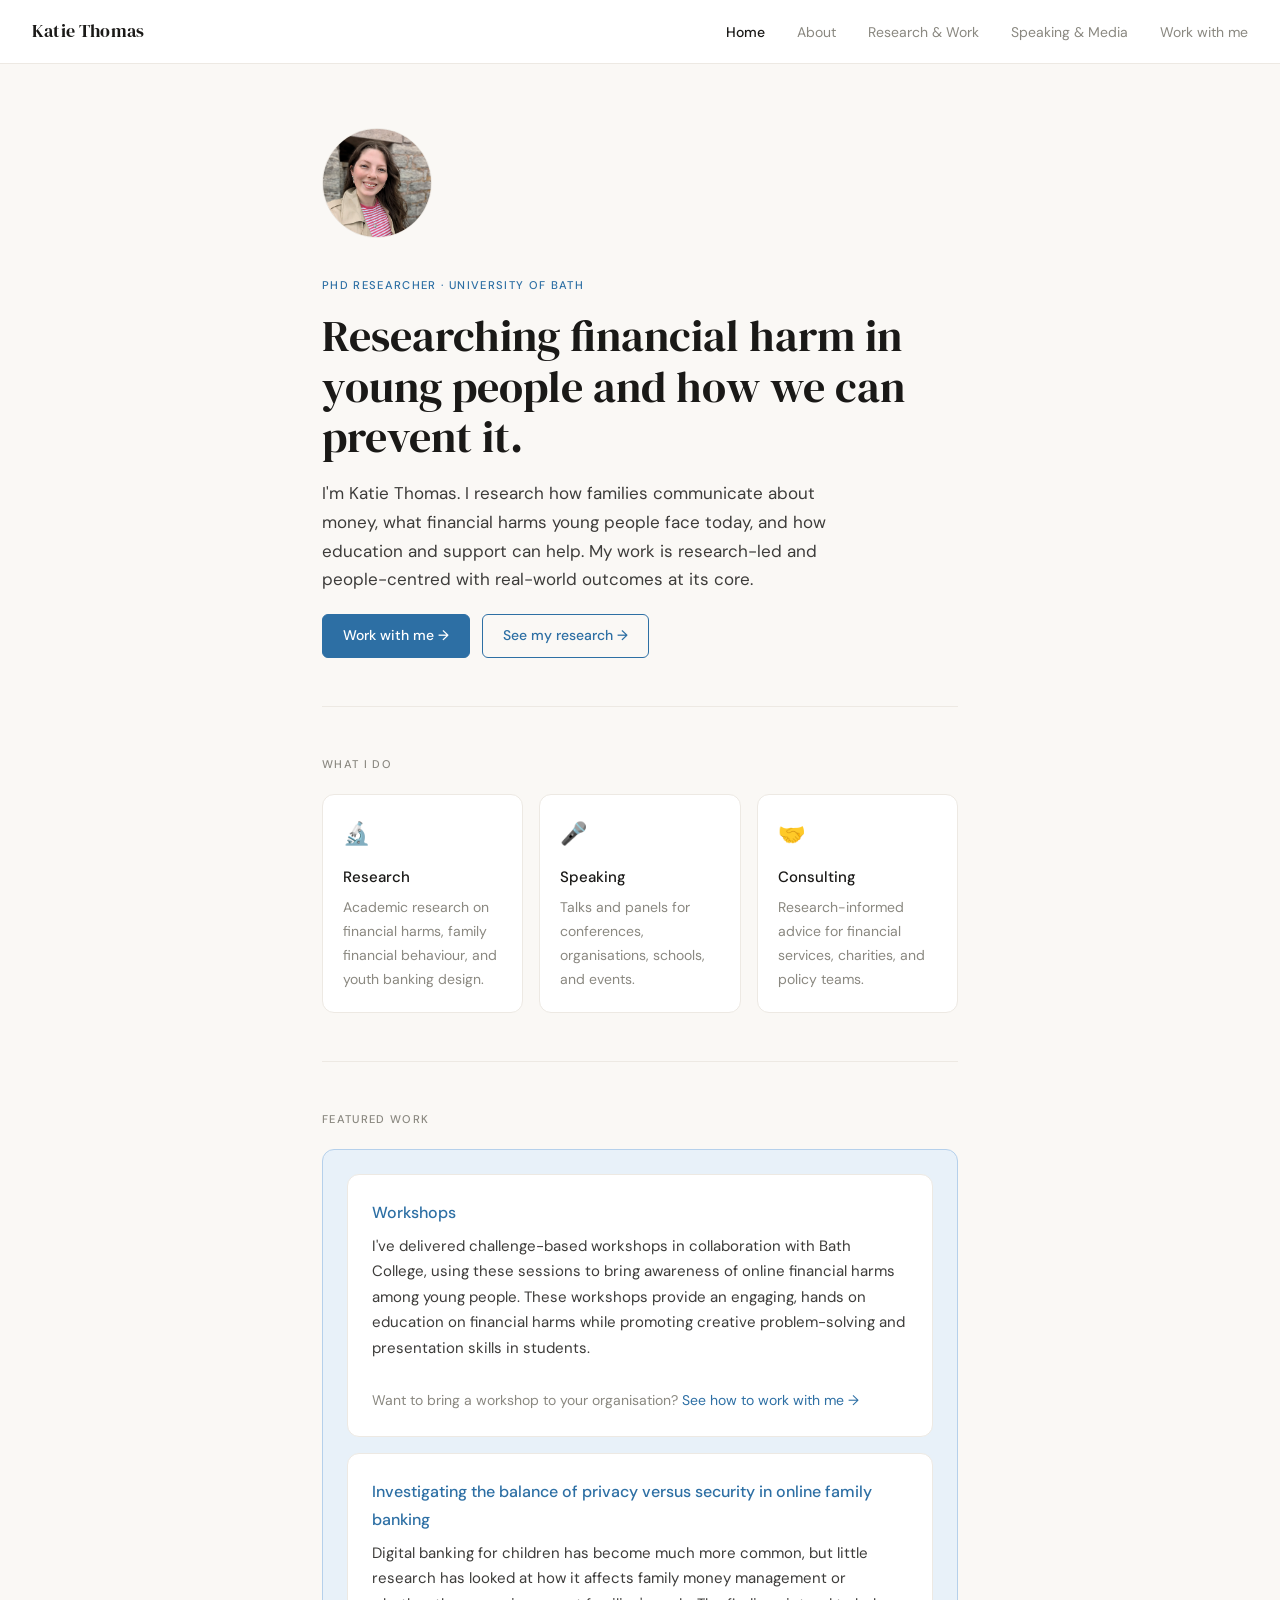
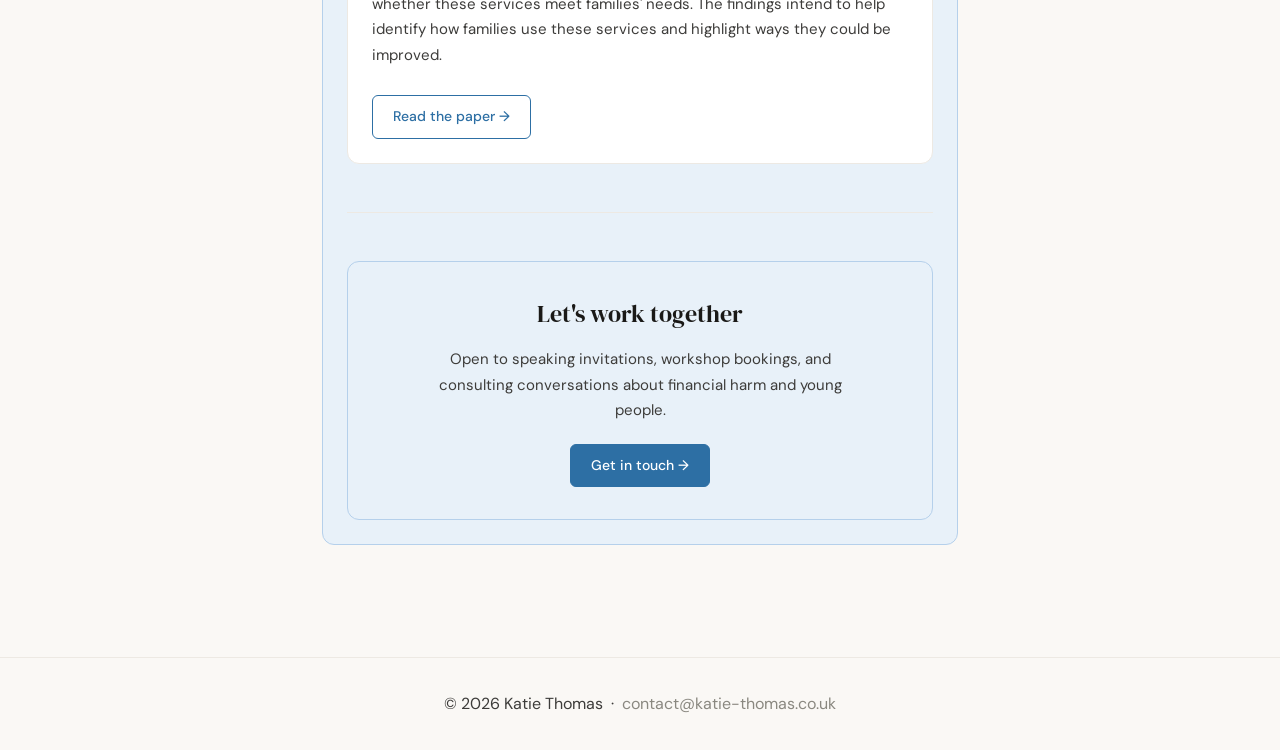
<file: index.html>
<!DOCTYPE html>
<html lang="en">
<head>
  <meta charset="UTF-8" />
  <meta name="viewport" content="width=device-width, initial-scale=1.0" />
  <meta name="description" content="Katie Thomas — PhD researcher in financial safety and young people at the University of Bath." />
  <title>Katie Thomas</title>
  <link rel="stylesheet" href="style.css" />
  <style>
    /* ── Hero ── */
    .hero {
      display: flex;
      flex-direction: column;
      gap: 1.5rem;
      padding-bottom: 0;
    }

    .hero-text h1 {
      margin-bottom: 1rem;
    }

    .hero-text p {
      font-size: 1.0625rem;
      max-width: 520px;
    }

    .hero-photo-home {
      width: 110px;
      height: 110px;
      border-radius: 50%;
      object-fit: cover;
      border: 1px solid var(--colour-border);
      margin-bottom: 0.5rem;
    }

    .hero-initials {
      width: 110px;
      height: 110px;
      border-radius: 50%;
      background: var(--colour-accent-light);
      border: 1px solid var(--colour-accent-border);
      display: flex;
      align-items: center;
      justify-content: center;
      font-family: var(--font-display);
      font-size: 1.75rem;
      color: var(--colour-accent);
      margin-bottom: 0.5rem;
    }

    .hero-buttons {
      display: flex;
      flex-wrap: wrap;
      gap: 0.75rem;
      margin-top: 0.5rem;
    }

    /* ── What I do ── */
    .what-i-do-grid {
      display: grid;
      grid-template-columns: repeat(3, 1fr);
      gap: 1rem;
      margin-bottom: 0;
    }

    .what-card {
      background: var(--colour-white);
      border: 1px solid var(--colour-border);
      border-radius: var(--radius-md);
      padding: 1.25rem;
    }

    .what-card .icon {
      font-size: 1.375rem;
      margin-bottom: 0.75rem;
      display: block;
    }

    .what-card h3 {
      font-size: 0.9375rem;
      margin-bottom: 0.4rem;
    }

    .what-card p {
      font-size: 0.875rem;
      color: var(--colour-text-muted);
      margin-bottom: 0;
    }

    /* ── Featured work ── */
    .featured-link {
      font-size: 0.875rem;
      color: var(--colour-accent);
      text-decoration: none;
      display: inline-block;
      margin-top: 0.75rem;
    }

    .featured-link:hover {
      text-decoration: underline;
    }

    /* ── CTA banner ── */
    .cta-banner {
      background: var(--colour-accent-light);
      border: 1px solid var(--colour-accent-border);
      border-radius: var(--radius-md);
      padding: 2rem;
      text-align: center;
    }

    .cta-banner h2 {
      font-size: 1.5rem;
      margin-bottom: 0.75rem;
    }

    .cta-banner p {
      font-size: 0.9375rem;
      color: var(--colour-text-body);
      max-width: 420px;
      margin: 0 auto 1.25rem;
    }

    /* ── Responsive ── */
    @media (max-width: 640px) {
      .what-i-do-grid {
        grid-template-columns: 1fr;
      }
    }
  </style>
</head>
<body>

  <!-- ===================== NAVIGATION ===================== -->
  <nav class="nav">
    <a href="index.html" class="nav-logo">Katie Thomas</a>
    <button class="nav-toggle" aria-label="Toggle navigation" onclick="toggleNav()">&#9776;</button>
    <ul class="nav-links" id="nav-links">
      <li><a href="index.html" class="active">Home</a></li>
      <li><a href="about.html">About</a></li>
      <li><a href="research.html">Research &amp; Work</a></li>
      <li><a href="speaking.html">Speaking &amp; Media</a></li>
      <li><a href="work-with-me.html">Work with me</a></li>
    </ul>
  </nav>

  <!-- ===================== MAIN CONTENT ===================== -->
  <main class="page-wrapper">

    <!-- ── HERO ── -->
    <section class="hero">
      <img
        class="hero-photo-home"
        src="assets/images/KT_Photo.jpg"
        alt="Photo of Katie Thomas"
        onerror="this.style.display='none'; document.getElementById('hero-initials').style.display='flex';"
      />
    
      <div class="hero-text">
        <span class="page-tag">PhD Researcher · University of Bath</span>
        <h1>Researching financial harm in young people and how we can prevent it.</h1>
        <p>
          I'm Katie Thomas. I research how families communicate about money, what financial
          harms young people face today, and how education and support can help.
          My work is research-led and people-centred with real-world outcomes at its core.
        </p>
        <div class="hero-buttons">
          <a href="work-with-me.html" class="btn btn-primary">Work with me →</a>
          <a href="research.html" class="btn">See my research →</a>
        </div>
      </div>

    </section>

    <hr class="divider" />

    <!-- ── WHAT I DO ── -->
    <span class="section-label">What I do</span>
    <div class="what-i-do-grid">

      <div class="what-card">
        <span class="icon">🔬</span>
        <h3>Research</h3>
        <p>Academic research on financial harms, family financial behaviour, and 
        youth banking design.</p>
      </div>

      <div class="what-card">
        <span class="icon">🎤</span>
        <h3>Speaking</h3>
        <p>Talks and panels for conferences, organisations, schools, and events.</p>
      </div>

      <div class="what-card">
        <span class="icon">🤝</span>
        <h3>Consulting</h3>
        <p>Research-informed advice for financial services, charities, and policy teams.</p>
      </div>

    </div>

    <hr class="divider" />

    <!-- ── FEATURED WORK ── -->
    <span class="section-label">Featured work</span>
    <div class="card-featured">
     <!-- Workshops -->
    <div class="card">
      <h3>Workshops</h3>
      <p>
        I've delivered challenge-based workshops in collaboration with Bath College, using these
        sessions to bring awareness of online financial harms among young people. These workshops 
        provide an engaging, hands on education on financial harms while promoting creative 
        problem-solving and presentation skills in students.
      </p>
      <br />
      <p style="font-size: 0.875rem; color: var(--colour-text-muted);">
        Want to bring a workshop to your organisation?
        <a href="work-with-me.html">See how to work with me →</a>
      </p>
    </div>

    <!-- Featured paper — duplicate for additional papers -->
    <div class="card">
       <h3>Investigating the balance of privacy versus security in online family banking</h3>
      <p>
        Digital banking for children has become much more common, but little research has
        looked at how it affects family money management or whether these services meet
        families' needs. The findings intend to help identify how families use these services
        and highlight ways they could be improved.
      </p>
      <br />
      <a href="https://dl.acm.org/doi/10.1145/3628516.3659858" class="btn">Read the paper →</a>
    </div>

    <hr class="divider" />

    <!-- ── CTA BANNER ── -->
    <div class="cta-banner">
      <h2>Let's work together</h2>
      <p>
        Open to speaking invitations, workshop bookings, and consulting conversations
        about financial harm and young people.
      </p>
      <a href="work-with-me.html" class="btn btn-primary">Get in touch →</a>
    </div>

  </main>

  <!-- ===================== FOOTER ===================== -->
  <footer class="footer">
    <!-- Replace with your email address -->
    <p>© 2026 Katie Thomas &nbsp;·&nbsp; <a href="mailto:contact@katie-thomas.co.uk">contact@katie-thomas.co.uk</a></p>
  </footer>

  <script>
    function toggleNav() {
      document.getElementById('nav-links').classList.toggle('open');
    }
  </script>

</body>
</html>
</file>
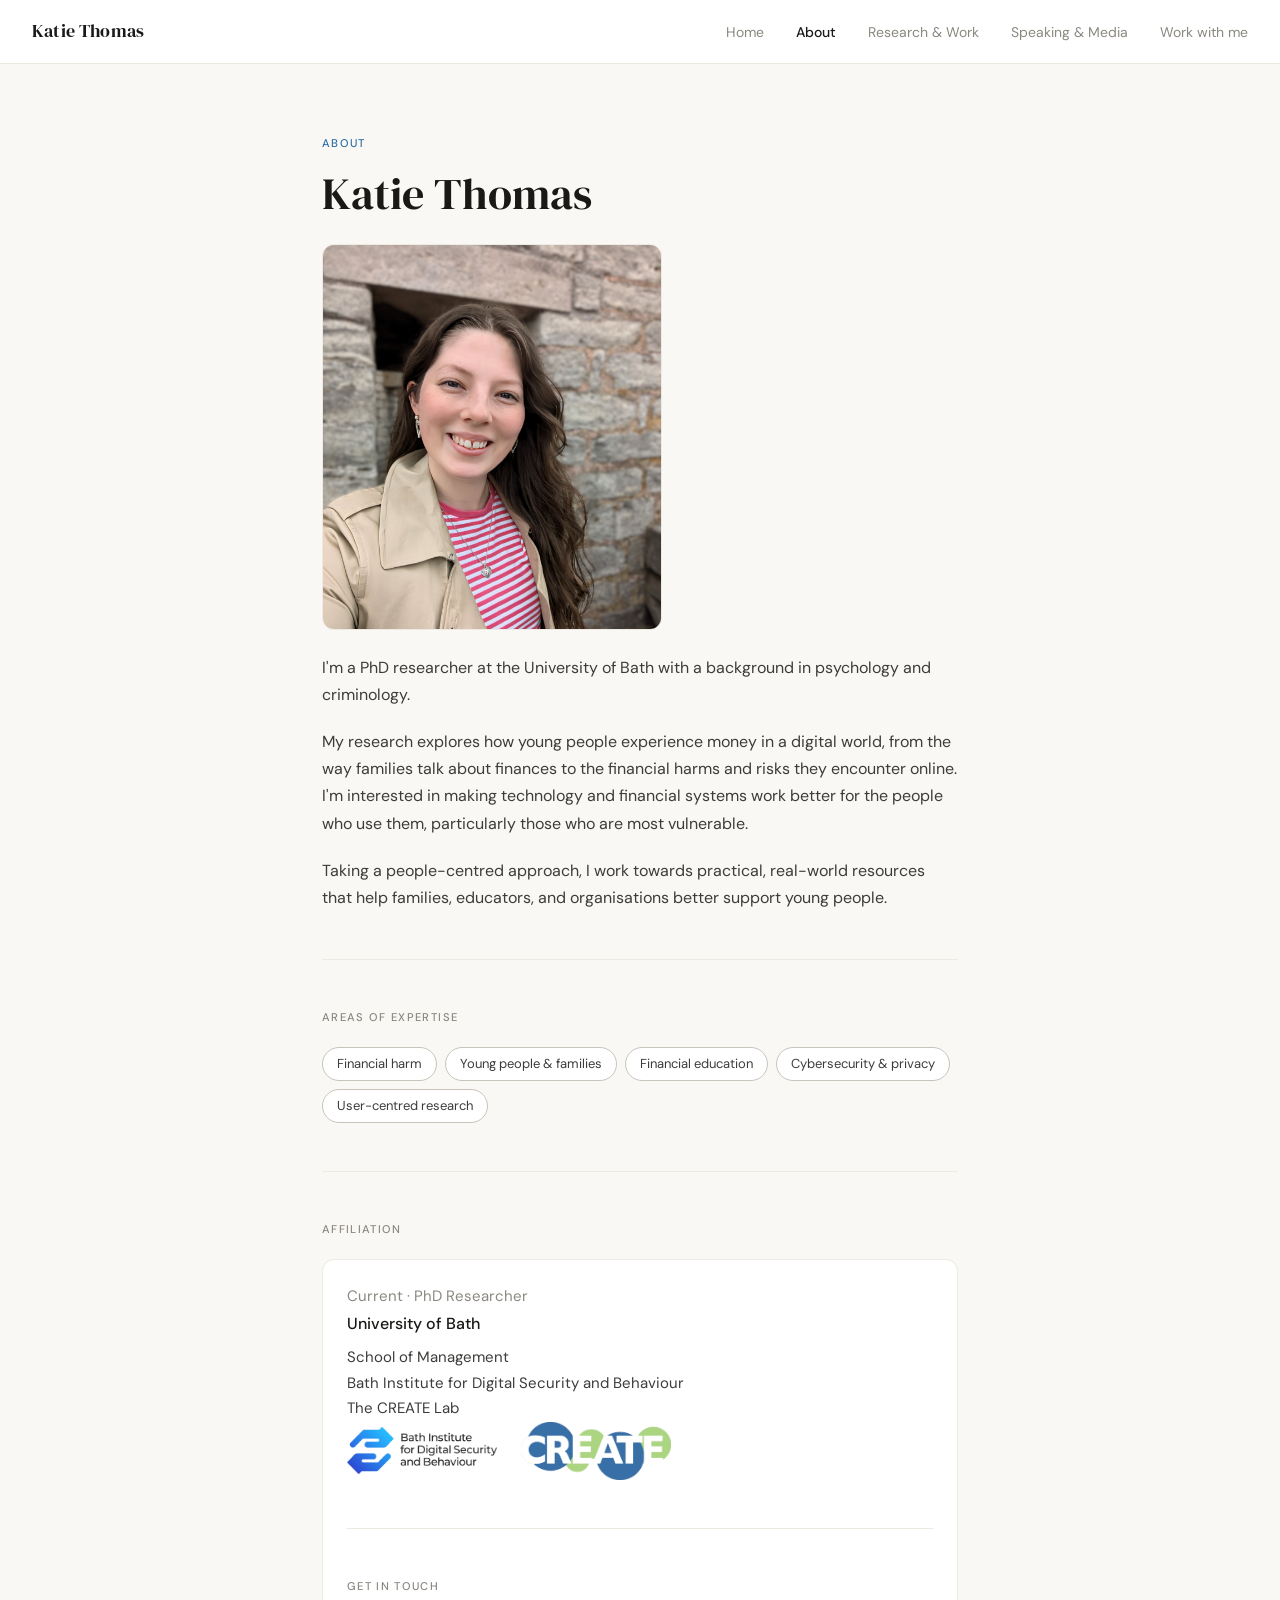
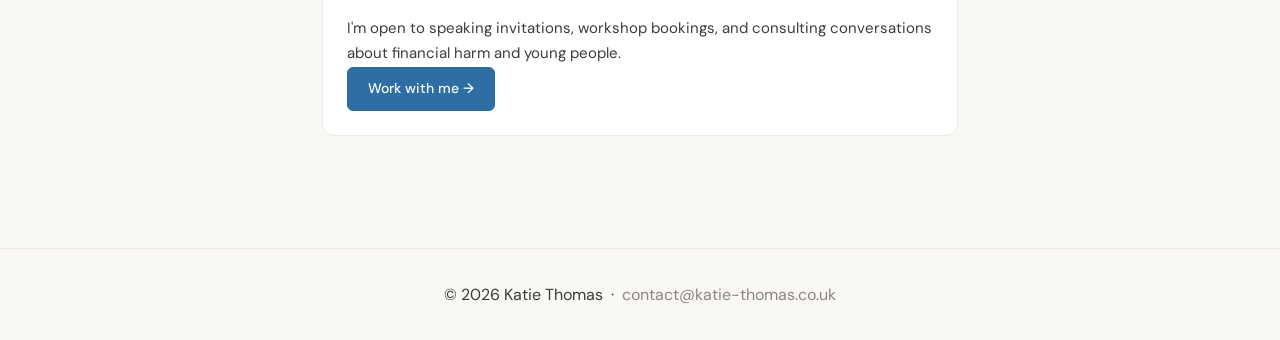
<file: about.html>
<!DOCTYPE html>
<html lang="en">
<head>
  <meta charset="UTF-8" />
  <meta name="viewport" content="width=device-width, initial-scale=1.0" />
  <meta name="description" content="About Katie Thomas — Cybersecurity PhD researcher in financial safety and young people at the University of Bath." />
  <title>About — Katie Thomas</title>
  <link rel="stylesheet" href="style.css" />
</head>
<body>

  <!-- ===================== NAVIGATION ===================== -->
  <nav class="nav">
    <a href="index.html" class="nav-logo">Katie Thomas</a>
    <button class="nav-toggle" aria-label="Toggle navigation" onclick="toggleNav()">&#9776;</button>
    <ul class="nav-links" id="nav-links">
      <li><a href="index.html">Home</a></li>
      <li><a href="about.html" class="active">About</a></li>
      <li><a href="research.html">Research &amp; Work</a></li>
      <li><a href="speaking.html">Speaking &amp; Media</a></li>
      <li><a href="work-with-me.html">Work with me</a></li>
    </ul>
  </nav>

  <!-- ===================== MAIN CONTENT ===================== -->
  <main class="page-wrapper">

    <span class="page-tag">About</span>
    <h1>Katie Thomas</h1>

    <img
      class="hero-photo-home"
        src="assets/images/KT_Photo.jpg"
        alt="Photo of Katie Thomas"
        style="width: 340px; max-width: 100%; border-radius: 12px; margin: 1.5rem 0; border: 1px solid var(--colour-border);"
        onerror="this.style.display='none'; document.getElementById('hero-initials').style.display='flex';"
      />

    <p>
      I'm a PhD researcher at the University of Bath with a background in psychology and criminology.
    </p>
    <p>
        My research explores how young people experience money in a digital world, from the way
        families talk about finances to the financial harms and risks they encounter online. 
        I'm interested in making technology and financial systems work better for the people
        who use them, particularly those who are most vulnerable. 
    </p>
    <p>
        Taking a people-centred approach, I work towards practical, real-world resources that
        help families, educators, and organisations better support young people.
    </p>

    <hr class="divider" />

    <!-- Areas of expertise -->
    <span class="section-label">Areas of expertise</span>
    <div class="pill-row">
      <span class="pill">Financial harm</span>
      <span class="pill">Young people &amp; families</span>
      <span class="pill">Financial education</span>
      <span class="pill">Cybersecurity &amp; privacy</span>
      <span class="pill">User-centred research</span>
    </div>

    <hr class="divider" />

    <!-- Affiliation -->
    <span class="section-label">Affiliation</span>
    <div class="card">
      <p class="card-meta">Current · PhD Researcher</p>
      <h3>University of Bath</h3>

      <p>School of Management</p>
      <p>Bath Institute for Digital Security and Behaviour</p>
      <p>The CREATE Lab</p>
        <div style="display: flex; align-items: center; gap: 24px;">
    <img
      src="assets/images/Lab.jpg"
      style="width: 150px; height: auto; opacity: 0.85;"
    />
    <img
      src="assets/images/lab2.png"
      style="width: 150px; height: auto; opacity: 0.85;"
    />
    </div>

    <hr class="divider" />

    <!-- CTA -->
    <span class="section-label">Get in touch</span>
    <p>
      I'm open to speaking invitations, workshop bookings, and consulting conversations
      about financial harm and young people.
    </p>
    <a href="work-with-me.html" class="btn btn-primary">Work with me →</a>

  </main>

  <!-- ===================== FOOTER ===================== -->
  <footer class="footer">
    <!-- Replace with your email address -->
    <p>© 2026 Katie Thomas &nbsp;·&nbsp; <a href="mailto:contact@katie-thomas.co.uk">contact@katie-thomas.co.uk</a></p>
  </footer>

  <script>
    function toggleNav() {
      document.getElementById('nav-links').classList.toggle('open');
    }
  </script>

</body>
</html>
</file>
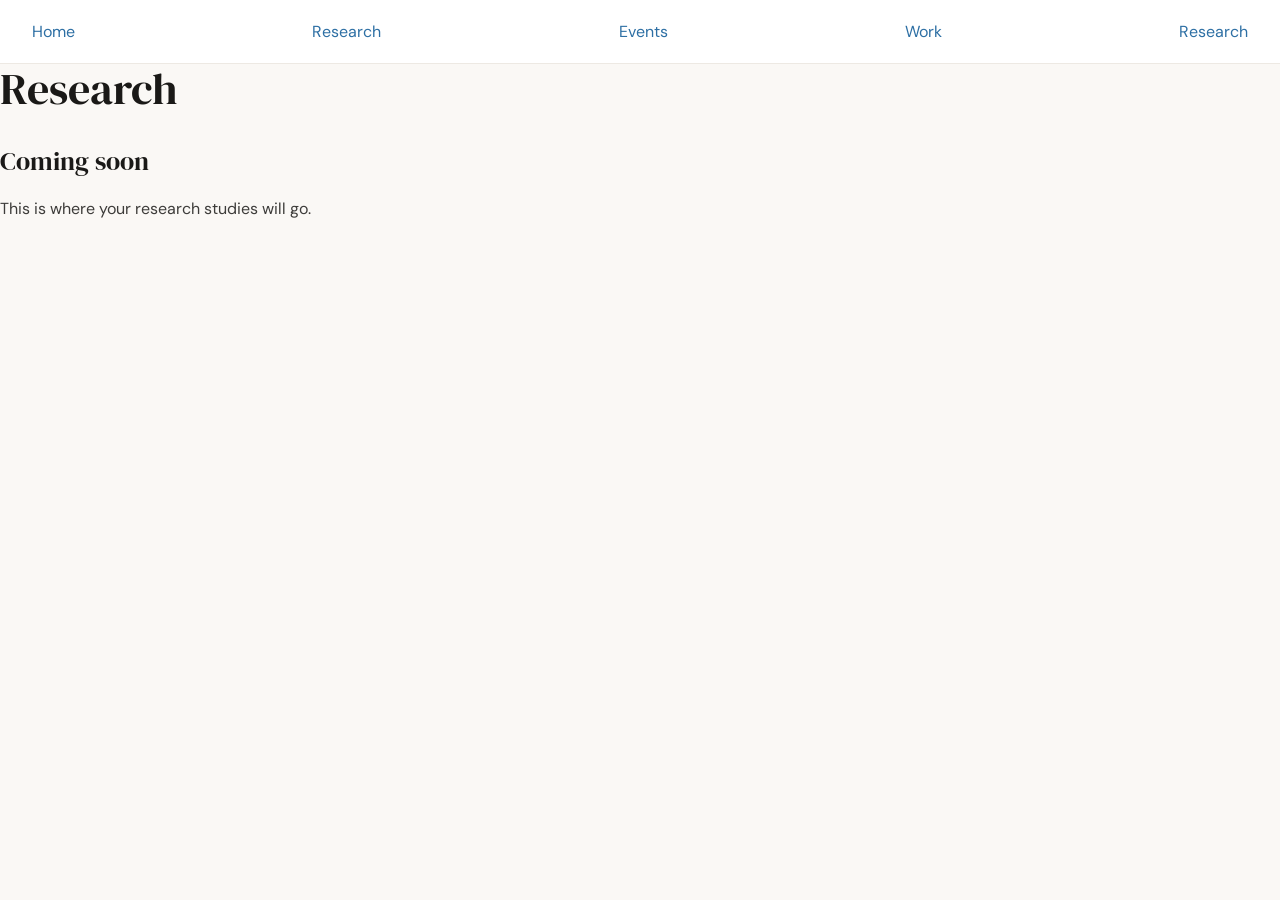
<file: events.html>
<!DOCTYPE html>
<html lang="en">
<head>
    <meta charset="UTF-8">
    <title>Research | Portfolio</title>
    <link rel="stylesheet" href="style.css">
</head>
<body>

<nav class="nav">
    <a href="index.html">Home</a>
    <a href="research.html">Research</a>
    <a href="events.html">Events</a>
    <a href="work.html">Work</a>
    <a href="research.html" class="active">Research</a>
</nav>

<header>
    <h1>Research</h1>
</header>

<section>
    <h2>Coming soon</h2>
    <p>This is where your research studies will go.</p>
</section>

</body>
</html>
</file>
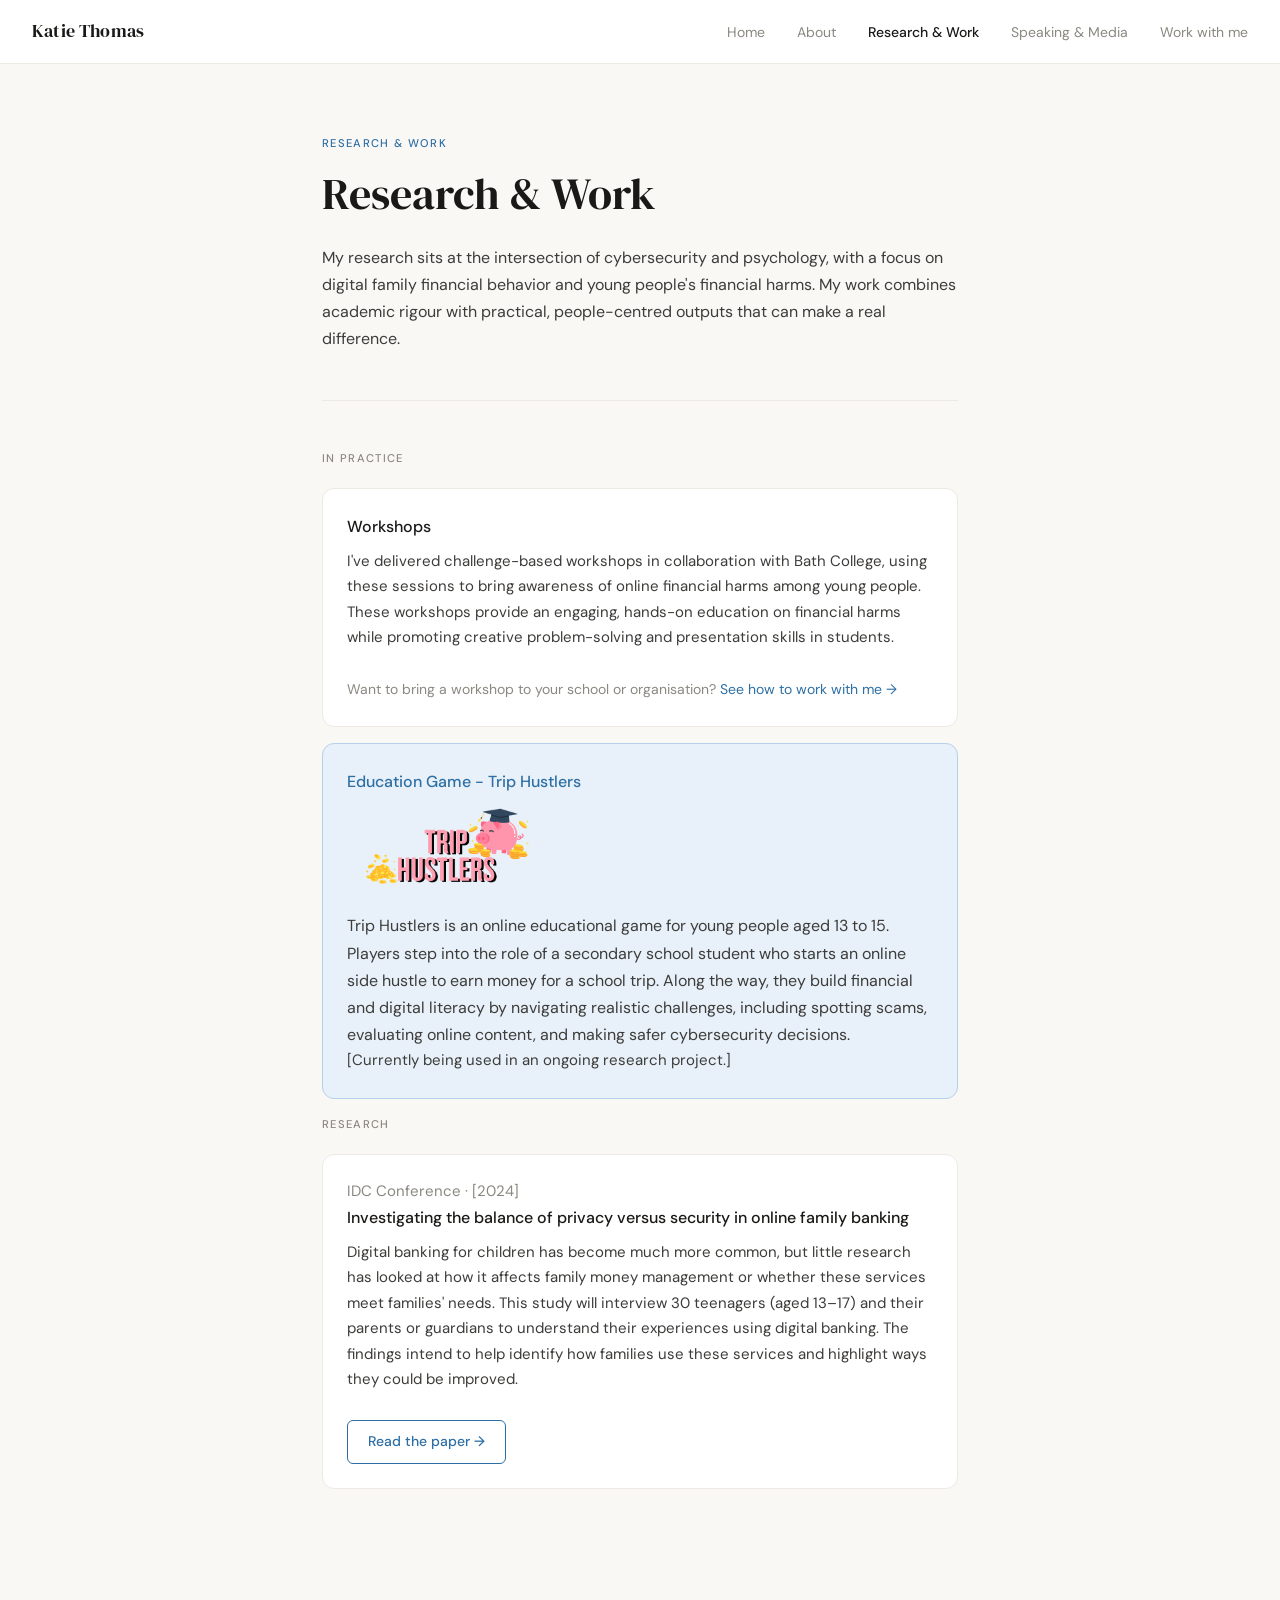
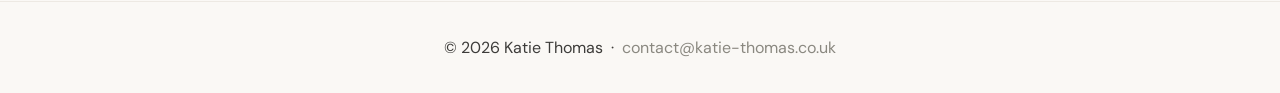
<file: research.html>
<!DOCTYPE html>
<html lang="en">
<head>
  <meta charset="UTF-8" />
  <meta name="viewport" content="width=device-width, initial-scale=1.0" />
  <meta name="description" content="Research and work by Katie Thomas — financial safety, young people, and financial education." />
  <title>Research &amp; Work — Katie Thomas</title>
  <link rel="stylesheet" href="style.css" />
</head>
<body>
  <!-- ===================== NAVIGATION ===================== -->
  <nav class="nav">
    <a href="index.html" class="nav-logo">Katie Thomas</a>
    <button class="nav-toggle" aria-label="Toggle navigation" onclick="toggleNav()">&#9776;</button>
    <ul class="nav-links" id="nav-links">
        <li><a href="index.html">Home</a></li>
      <li><a href="about.html">About</a></li>
      <li><a href="research.html" class="active">Research &amp; Work</a></li>
      <li><a href="speaking.html">Speaking &amp; Media</a></li>
      <li><a href="work-with-me.html">Work with me</a></li>
    </ul>
  </nav>
  <!-- ===================== MAIN CONTENT ===================== -->
  <main class="page-wrapper">

    <span class="page-tag">Research &amp; Work</span>
    <h1>Research &amp; Work</h1>
    <p>
      <!-- 1–2 sentences on your overall research focus. -->
      My research sits at the intersection of cybersecurity and psychology, with a focus on digital
      family financial behavior and young people's financial harms. My work combines academic
      rigour with practical, people-centred outputs that can make a real difference.
    </p>

    <hr class="divider" />

    <!-- ===================== IN PRACTICE ===================== -->
    <span class="section-label">In practice</span>
    <!-- Workshops -->
    <div class="card">
      <h3>Workshops</h3>
      <p>
        I've delivered challenge-based workshops in collaboration with Bath College, using these
        sessions to bring awareness of online financial harms among young people. These workshops 
        provide an engaging, hands-on education on financial harms while promoting creative 
        problem-solving and presentation skills in students. 
      </p>
      <br />
      <p style="font-size: 0.875rem; color: var(--colour-text-muted);">
        Want to bring a workshop to your school or organisation?
        <a href="work-with-me.html">See how to work with me →</a>
      </p>
    </div>

  <!-- The Game -->
   <section id="trip-hustlers">
    <div class="card-featured">
      <h3>Education Game - Trip Hustlers</h3>
      <img
    src="assets/images/Logo.png"
    alt="Trip Hustlers game logo"
    style="width: 200px; height: auto; border-radius: 8px; margin: 0.75rem 0;"
      <p>Trip Hustlers is an online educational game for young people aged 13 to 15. 
        Players step into the role of a secondary school student who starts an online 
        side hustle to earn money for a school trip. Along the way, they build financial
        and digital literacy by navigating realistic challenges, including spotting scams, 
        evaluating online content, and making safer cybersecurity decisions.</p>
        <p>[Currently being used in an ongoing research project.]</p>
    </div>
    </section>

    <!-- ===================== RESEARCH ===================== -->
    <span class="section-label">Research</span>

    <div class="card">
      <p class="card-meta">IDC Conference · [2024]</p>
      <h3>Investigating the balance of privacy versus security in online family banking</h3>
      <p>
        Digital banking for children has become much more common, but little research has
        looked at how it affects family money management or whether these services meet
        families' needs. This study will interview 30 teenagers (aged 13–17) and their
        parents or guardians to understand their experiences using digital banking.
        The findings intend to help identify how families use these services and 
        highlight ways they could be improved.
      </p>
      <br />
      <a href="https://dl.acm.org/doi/10.1145/3628516.3659858" class="btn">Read the paper →</a>
    </div>

  </main>

  <!-- ===================== FOOTER ===================== -->
  <footer class="footer">
    <!-- Replace with your email address -->
    <p>© 2026 Katie Thomas &nbsp;·&nbsp; <a href="mailto:contact@katie-thomas.co.uk">contact@katie-thomas.co.uk</a></p>
  </footer>

  <script>
    function toggleNav() {
      document.getElementById('nav-links').classList.toggle('open');
    }
  </script>

</body>
</html>
</file>
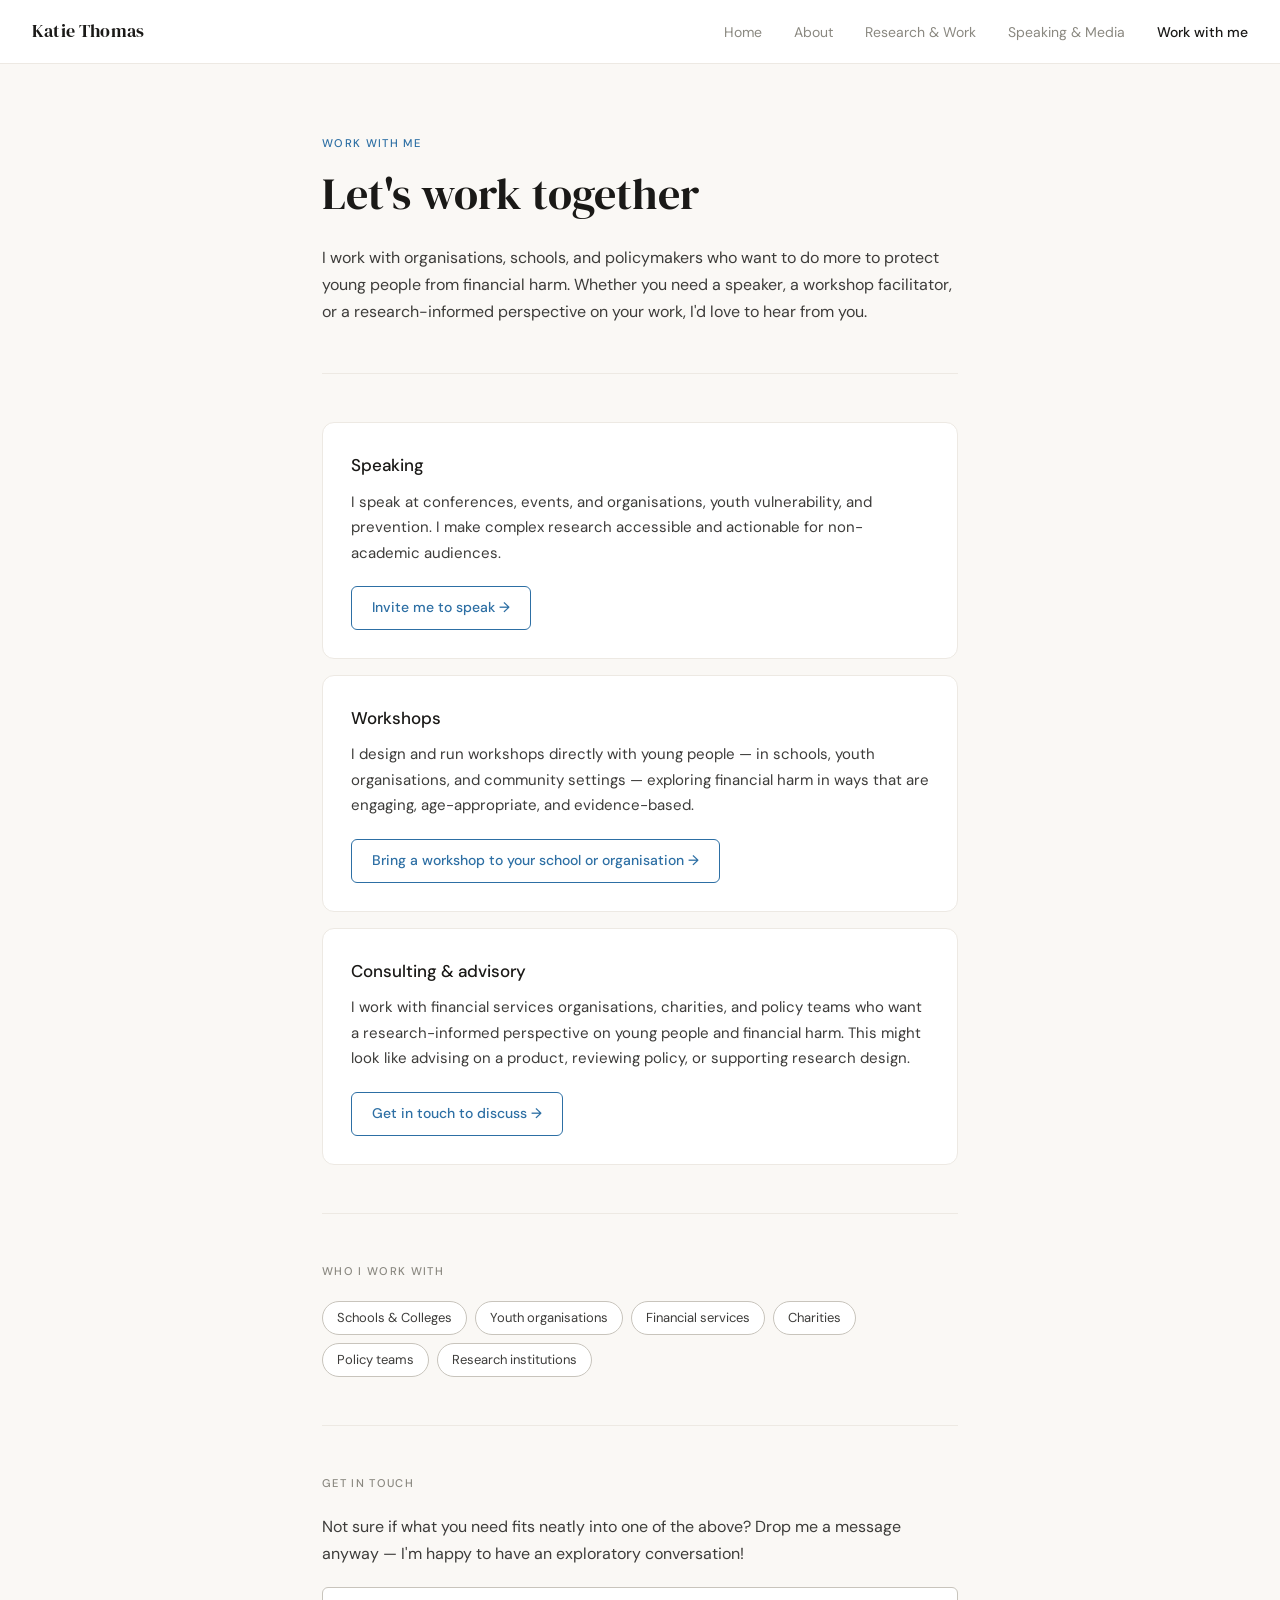
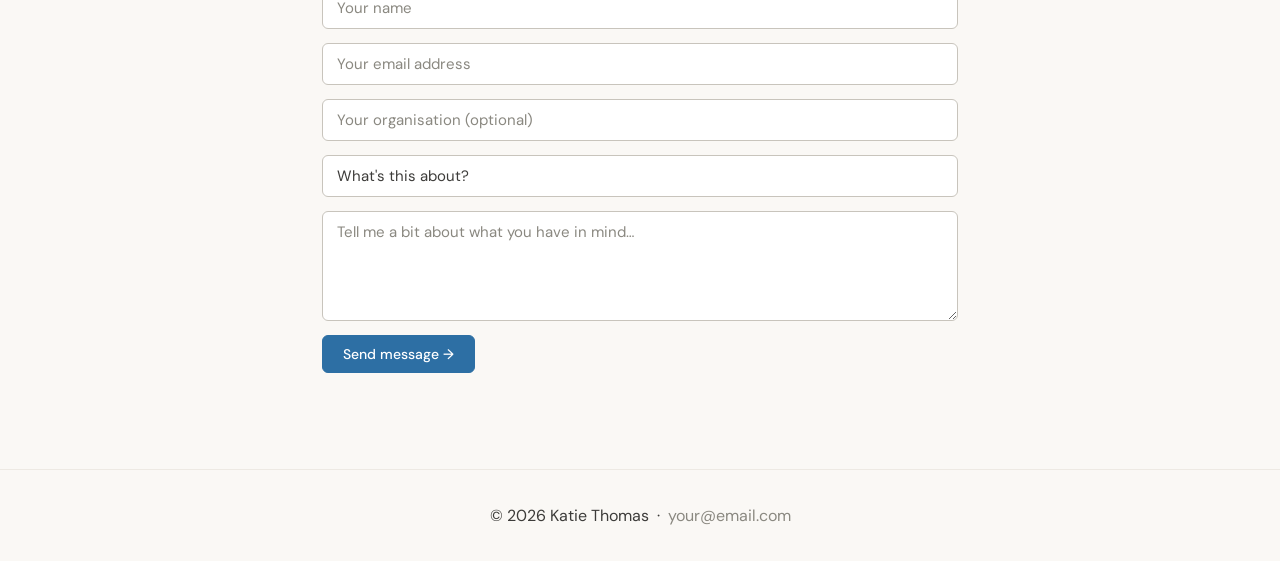
<file: Work With Me.html>
<!DOCTYPE html>
<html lang="en">
<head>
  <meta charset="UTF-8" />
  <meta name="viewport" content="width=device-width, initial-scale=1.0" />
  <meta name="description" content="Work with Katie Thomas — speaking, workshops, and consulting on financial harm and young people." />
  <title>Work with me — Katie Thomas</title>
  <link rel="stylesheet" href="style.css" />
</head>
<body>

  <!-- ===================== NAVIGATION ===================== -->
  <nav class="nav">
    <a href="index.html" class="nav-logo">Katie Thomas</a>
    <button class="nav-toggle" aria-label="Toggle navigation" onclick="toggleNav()">&#9776;</button>
    <ul class="nav-links" id="nav-links">
      <li><a href="index.html">Home</a></li>
      <li><a href="About.html">About</a></li>
      <li><a href="Research.html">Research &amp; Work</a></li>
      <li><a href="Speaking & Media.html">Speaking &amp; Media</a></li>
      <li><a href="Work With Me.html" class="active">Work with me</a></li>
    </ul>
  </nav>

  <!-- ===================== MAIN CONTENT ===================== -->
  <main class="page-wrapper">

    <span class="page-tag">Work with me</span>
    <h1>Let's work together</h1>
    <p>
      I work with organisations, schools, and policymakers who want to do more to protect
      young people from financial harm. Whether you need a speaker, a workshop facilitator,
      or a research-informed perspective on your work, I'd love to hear from you.
    </p>

    <hr class="divider" />

    <!-- ===================== OFFERINGS ===================== -->

    <!-- Speaking -->
    <div class="offering-card">
      <h3>Speaking</h3>
      <p>
        I speak at conferences, events, and organisations,
        youth vulnerability, and prevention. I make complex research accessible and
        actionable for non-academic audiences.
      </p>
      <a href="#contact" class="btn">Invite me to speak →</a>
    </div>

    <!-- Workshops -->
    <div class="offering-card">
      <h3>Workshops</h3>
      <p>
        I design and run workshops directly with young people — in schools, youth
        organisations, and community settings — exploring financial harm in ways that
        are engaging, age-appropriate, and evidence-based. 
      </p>
      <a href="#contact" class="btn">Bring a workshop to your school or organisation →</a>
    </div>

    <!-- Consulting -->
    <div class="offering-card">
      <h3>Consulting &amp; advisory</h3>
      <p>
        I work with financial services organisations, charities, and policy teams who
        want a research-informed perspective on young people and financial harm. This
        might look like advising on a product, reviewing policy, or
        supporting research design.
      </p>
      <a href="#contact" class="btn">Get in touch to discuss →</a>
    </div>

    <hr class="divider" />

    <!-- Who I work with -->
    <span class="section-label">Who I work with</span>
    <div class="pill-row">
      <span class="pill">Schools &amp; Colleges</span>
      <span class="pill">Youth organisations</span>
      <span class="pill">Financial services</span>
      <span class="pill">Charities</span>
      <span class="pill">Policy teams</span>
      <span class="pill">Research institutions</span>
    </div>

    <hr class="divider" />

    <!-- ===================== CONTACT FORM ===================== -->
    <span class="section-label" id="contact">Get in touch</span>
    <p>
      Not sure if what you need fits neatly into one of the above? Drop me a message
      anyway — I'm happy to have an exploratory conversation!
    </p>

    <form
      class="contact-form"
      action="https://formspree.io/f/maqgjyqq"
      method="POST"
    >
      <input
        type="text"
        name="name"
        placeholder="Your name"
        required
      />
      <input
        type="email"
        name="email"
        placeholder="Your email address"
        required
      />
      <input
        type="text"
        name="organisation"
        placeholder="Your organisation (optional)"
      />
      <select name="enquiry-type" required>
        <option value="" disabled selected>What's this about?</option>
        <option value="speaking">Speaking invitation</option>
        <option value="workshop">Workshop booking</option>
        <option value="consulting">Consulting enquiry</option>
        <option value="other">Something else</option>
      </select>
      <textarea
        name="message"
        placeholder="Tell me a bit about what you have in mind…"
        required
      ></textarea>
      <button type="submit" class="btn btn-primary">Send message →</button>
    </form>

  </main>

  <!-- ===================== FOOTER ===================== -->
  <footer class="footer">
    <!-- Replace with your email address -->
    <p>© 2026 Katie Thomas &nbsp;·&nbsp; <a href="mailto:your@email.com">your@email.com</a></p>
  </footer>

  <script>
    function toggleNav() {
      document.getElementById('nav-links').classList.toggle('open');
    }
  </script>

</body>
</html>
</file>
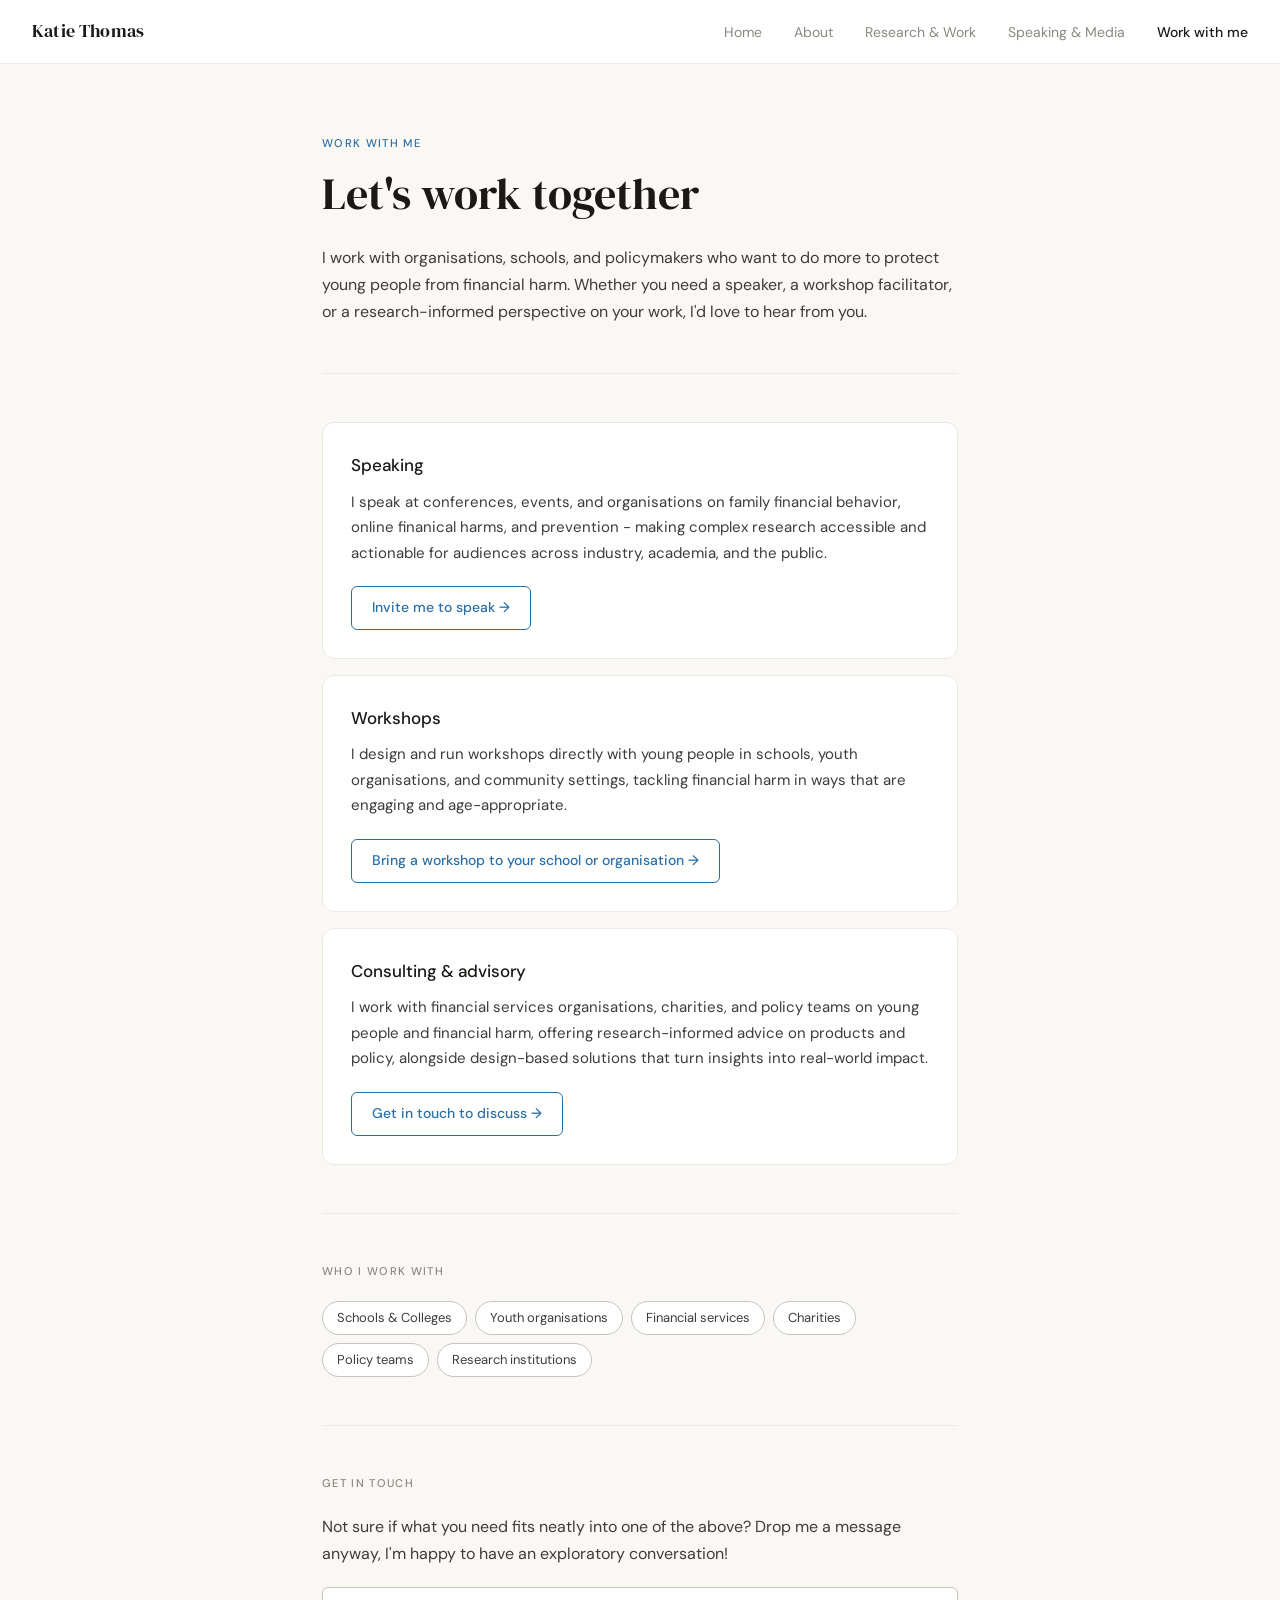
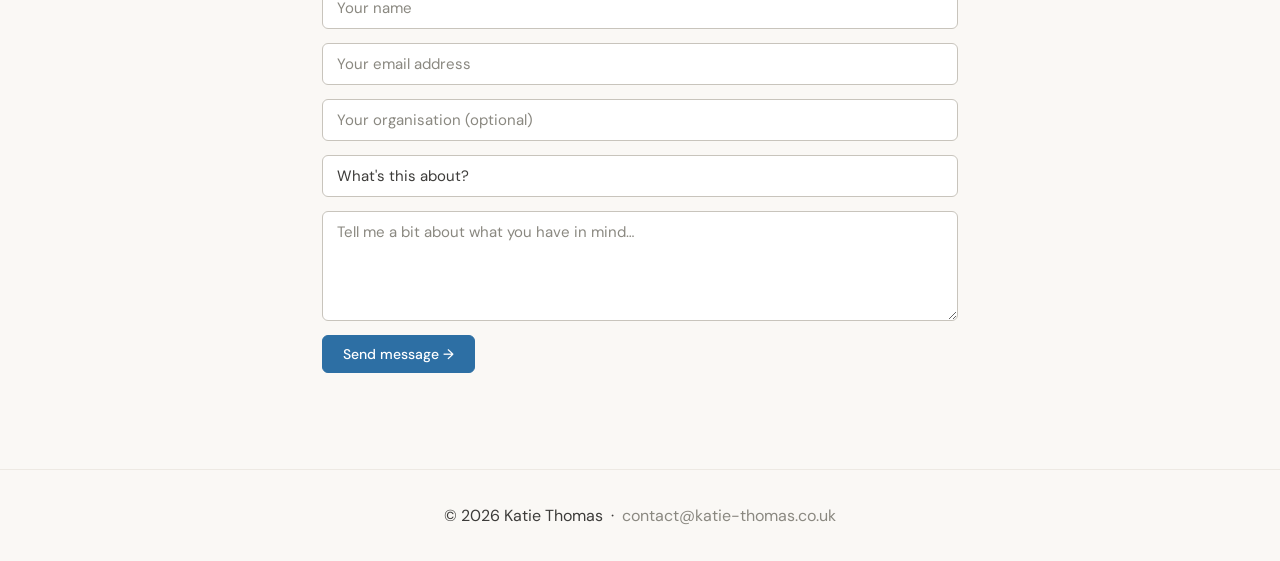
<file: work-with-me.html>
<!DOCTYPE html>
<html lang="en">
<head>
  <meta charset="UTF-8" />
  <meta name="viewport" content="width=device-width, initial-scale=1.0" />
  <meta name="description" content="Work with Katie Thomas — speaking, workshops, and consulting on financial harm and young people." />
  <title>Work with me — Katie Thomas</title>
  <link rel="stylesheet" href="style.css" />
</head>
<body>

  <!-- ===================== NAVIGATION ===================== -->
  <nav class="nav">
    <a href="index.html" class="nav-logo">Katie Thomas</a>
    <button class="nav-toggle" aria-label="Toggle navigation" onclick="toggleNav()">&#9776;</button>
    <ul class="nav-links" id="nav-links">
      <li><a href="index.html">Home</a></li>
      <li><a href="about.html">About</a></li>
      <li><a href="research.html">Research &amp; Work</a></li>
      <li><a href="speaking.html">Speaking &amp; Media</a></li>
      <li><a href="work-with-me.html" class="active">Work with me</a></li>
    </ul>
  </nav>

  <!-- ===================== MAIN CONTENT ===================== -->
  <main class="page-wrapper">

    <span class="page-tag">Work with me</span>
    <h1>Let's work together</h1>
    <p>
      I work with organisations, schools, and policymakers who want to do more to protect
      young people from financial harm. Whether you need a speaker, a workshop facilitator,
      or a research-informed perspective on your work, I'd love to hear from you.
    </p>

    <hr class="divider" />

    <!-- ===================== OFFERINGS ===================== -->

    <!-- Speaking -->
    <div class="offering-card">
      <h3>Speaking</h3>
      <p>
        I speak at conferences, events, and organisations on family financial
        behavior, online finanical harms, and prevention - making complex 
        research accessible and actionable for audiences across industry, 
        academia, and the public.
      </p>
      <a href="#contact" class="btn">Invite me to speak →</a>
    </div>

    <!-- Workshops -->
    <div class="offering-card">
      <h3>Workshops</h3>
      <p>
        I design and run workshops directly  with young people in schools, 
        youth organisations, and community settings, tackling financial harm
        in ways that are engaging and age-appropriate. 
      </p>
      <a href="#contact" class="btn">Bring a workshop to your school or organisation →</a>
    </div>

    <!-- Consulting -->
    <div class="offering-card">
      <h3>Consulting &amp; advisory</h3>
      <p>
        I work with financial services organisations, charities, and policy teams on 
        young people and financial harm, offering research-informed advice on products 
        and policy, alongside design-based solutions that turn insights into real-world impact.
      </p>
      <a href="#contact" class="btn">Get in touch to discuss →</a>
    </div>

    <hr class="divider" />

    <!-- Who I work with -->
    <span class="section-label">Who I work with</span>
    <div class="pill-row">
      <span class="pill">Schools &amp; Colleges</span>
      <span class="pill">Youth organisations</span>
      <span class="pill">Financial services</span>
      <span class="pill">Charities</span>
      <span class="pill">Policy teams</span>
      <span class="pill">Research institutions</span>
    </div>

    <hr class="divider" />

    <!-- ===================== CONTACT FORM ===================== -->
    <span class="section-label" id="contact">Get in touch</span>
    <p>
      Not sure if what you need fits neatly into one of the above? Drop me a message
      anyway, I'm happy to have an exploratory conversation!
    </p>

    <form
      class="contact-form"
      action="https://formspree.io/f/mrewkjpb"
      method="POST"
    >
      <input
        type="text"
        name="name"
        placeholder="Your name"
        required
      />
      <input
        type="email"
        name="email"
        placeholder="Your email address"
        required
      />
      <input
        type="text"
        name="organisation"
        placeholder="Your organisation (optional)"
      />
      <select name="enquiry-type" required>
        <option value="" disabled selected>What's this about?</option>
        <option value="speaking">Speaking invitation</option>
        <option value="workshop">Workshop booking</option>
        <option value="consulting">Consulting enquiry</option>
        <option value="other">Something else</option>
      </select>
      <textarea
        name="message"
        placeholder="Tell me a bit about what you have in mind…"
        required
      ></textarea>
      <button type="submit" class="btn btn-primary">Send message →</button>
    </form>

  </main>

  <!-- ===================== FOOTER ===================== -->
  <footer class="footer">
    <!-- Replace with your email address -->
    <p>© 2026 Katie Thomas &nbsp;·&nbsp; <a href="mailto:contact@katie-thomas.co.uk">contact@katie-thomas.co.uk</a></p>
  </footer>

  <script>
    function toggleNav() {
      document.getElementById('nav-links').classList.toggle('open');
    }
  </script>

</body>
</html>
</file>
<file: style.css>
/* ============================================
   Katie Thomas — Personal Website
   style.css — shared across all pages
   ============================================ */

/* --- Google Fonts --- */
@import url('https://fonts.googleapis.com/css2?family=DM+Sans:ital,opsz,wght@0,9..40,300;0,9..40,400;0,9..40,500;1,9..40,400&family=DM+Serif+Display&display=swap');

/* --- Reset --- */
*, *::before, *::after {
  box-sizing: border-box;
  margin: 0;
  padding: 0;
}

/* --- Design tokens --- */
:root {
  /* Colours */
  --colour-page:         #faf8f5;
  --colour-surface:      #f3f0ea;
  --colour-white:        #ffffff;
  --colour-border:       #ede9e3;
  --colour-border-mid:   #c8c4bc;
  --colour-text-dark:    #1a1917;
  --colour-text-body:    #3d3c3a;
  --colour-text-muted:   #8a8880;
  --colour-accent:       #2d6fa4;
  --colour-accent-hover: #1e5580;
  --colour-accent-light: #e8f1f9;
  --colour-accent-border:#b5d0eb;

  /* Typography */
  --font-display: 'DM Serif Display', Georgia, serif;
  --font-body:    'DM Sans', system-ui, sans-serif;

  /* Layout */
  --max-width:    700px;
  --nav-height:   64px;

  /* Radii */
  --radius-sm:    6px;
  --radius-md:    12px;

  /* Transitions */
  --transition:   0.15s ease;
}

/* --- Base --- */
html {
  font-size: 16px;
  scroll-behavior: smooth;
}

body {
  font-family: var(--font-body);
  background-color: var(--colour-page);
  color: var(--colour-text-body);
  line-height: 1.7;
  -webkit-font-smoothing: antialiased;
}

img {
  display: block;
  max-width: 100%;
}

a {
  color: var(--colour-accent);
  text-decoration: none;
}

a:hover {
  text-decoration: underline;
}

/* ============================================
   NAVIGATION
   ============================================ */

.nav {
  position: sticky;
  top: 0;
  z-index: 100;
  height: var(--nav-height);
  background: var(--colour-white);
  border-bottom: 1px solid var(--colour-border);
  display: flex;
  align-items: center;
  justify-content: space-between;
  padding: 0 2rem;
}

.nav-logo {
  font-family: var(--font-display);
  font-size: 1.125rem;
  color: var(--colour-text-dark);
  text-decoration: none;
  letter-spacing: 0.01em;
  flex-shrink: 0;
}

.nav-logo:hover {
  text-decoration: none;
}

.nav-links {
  list-style: none;
  display: flex;
  align-items: center;
  gap: 2rem;
}

.nav-links a {
  font-size: 0.875rem;
  color: var(--colour-text-muted);
  text-decoration: none;
  transition: color var(--transition);
}

.nav-links a:hover {
  color: var(--colour-text-dark);
  text-decoration: none;
}

.nav-links a.active {
  color: var(--colour-text-dark);
  font-weight: 500;
}

/* Mobile toggle button */
.nav-toggle {
  display: none;
  background: none;
  border: none;
  cursor: pointer;
  font-size: 1.5rem;
  color: var(--colour-text-dark);
  line-height: 1;
  padding: 4px;
}

/* ============================================
   PAGE LAYOUT
   ============================================ */

.page-wrapper {
  max-width: var(--max-width);
  margin: 0 auto;
  padding: 4rem 2rem 6rem;
}

/* ============================================
   TYPOGRAPHY
   ============================================ */

.page-tag {
  display: inline-block;
  font-size: 0.7rem;
  font-weight: 500;
  letter-spacing: 0.12em;
  text-transform: uppercase;
  color: var(--colour-accent);
  margin-bottom: 1rem;
}

h1 {
  font-family: var(--font-display);
  font-size: 2.75rem;
  font-weight: 400;
  color: var(--colour-text-dark);
  line-height: 1.15;
  margin-bottom: 1.5rem;
}

h2 {
  font-family: var(--font-display);
  font-size: 1.625rem;
  font-weight: 400;
  color: var(--colour-text-dark);
  margin-bottom: 0.75rem;
}

h3 {
  font-family: var(--font-body);
  font-size: 1rem;
  font-weight: 500;
  color: var(--colour-text-dark);
  margin-bottom: 0.35rem;
}

p {
  font-size: 1rem;
  color: var(--colour-text-body);
  margin-bottom: 1.25rem;
}

p:last-child {
  margin-bottom: 0;
}

/* ============================================
   SECTION LABELS & DIVIDERS
   ============================================ */

.section-label {
  font-size: 0.7rem;
  font-weight: 500;
  letter-spacing: 0.12em;
  text-transform: uppercase;
  color: var(--colour-text-muted);
  margin-bottom: 1.25rem;
  display: block;
}

.divider {
  border: none;
  border-top: 1px solid var(--colour-border);
  margin: 3rem 0;
}

/* ============================================
   PILLS
   ============================================ */

.pill-row {
  display: flex;
  flex-wrap: wrap;
  gap: 0.5rem;
  margin-bottom: 1.5rem;
}

.pill {
  font-size: 0.8125rem;
  padding: 5px 14px;
  border-radius: 20px;
  background: var(--colour-white);
  border: 1px solid var(--colour-border-mid);
  color: var(--colour-text-body);
}

.pill-accent {
  background: var(--colour-accent-light);
  border-color: var(--colour-accent-border);
  color: var(--colour-accent);
}

/* ============================================
   CARDS
   ============================================ */

.card {
  background: var(--colour-white);
  border: 1px solid var(--colour-border);
  border-radius: var(--radius-md);
  padding: 1.5rem;
  margin-bottom: 1rem;
}

.card-meta {
  font-size: 0.8rem;
  color: var(--colour-text-muted);
  margin-bottom: 0.35rem;
}

.card h3 {
  margin-bottom: 0.5rem;
}

.card p {
  font-size: 0.9375rem;
  margin-bottom: 0;
}

/* Card with top accent border — used for featured items like the game */
.card-featured {
  background: var(--colour-accent-light);
  border: 1px solid var(--colour-accent-border);
  border-radius: var(--radius-md);
  padding: 1.5rem;
  margin-bottom: 1rem;
}

.card-featured h3 {
  color: var(--colour-accent);
  margin-bottom: 0.5rem;
}

.card-featured p {
  font-size: 0.9375rem;
  color: var(--colour-text-body);
  margin-bottom: 0;
}

/* ============================================
   BUTTONS
   ============================================ */

.btn {
  display: inline-block;
  font-family: var(--font-body);
  font-size: 0.875rem;
  font-weight: 500;
  color: var(--colour-accent);
  background: transparent;
  border: 1px solid var(--colour-accent);
  border-radius: var(--radius-sm);
  padding: 9px 20px;
  text-decoration: none;
  cursor: pointer;
  transition: background var(--transition), color var(--transition);
}

.btn:hover {
  background: var(--colour-accent);
  color: var(--colour-white);
  text-decoration: none;
}

.btn-primary {
  background: var(--colour-accent);
  color: var(--colour-white);
  border-color: var(--colour-accent);
}

.btn-primary:hover {
  background: var(--colour-accent-hover);
  border-color: var(--colour-accent-hover);
  color: var(--colour-white);
}

/* ============================================
   PROFILE PHOTO
   ============================================ */

.profile-photo {
  width: 130px;
  height: 130px;
  border-radius: 50%;
  object-fit: cover;
  border: 1px solid var(--colour-border);
  margin-bottom: 2rem;
}

/* Fallback initials circle shown when no photo is set */
.profile-initials {
  width: 130px;
  height: 130px;
  border-radius: 50%;
  background: var(--colour-accent-light);
  border: 1px solid var(--colour-accent-border);
  display: flex;
  align-items: center;
  justify-content: center;
  font-family: var(--font-display);
  font-size: 2rem;
  color: var(--colour-accent);
  margin-bottom: 2rem;
}

/* ============================================
   SPEAKING LIST
   ============================================ */

.speaking-list {
  list-style: none;
}

.speaking-item {
  display: flex;
  gap: 1.25rem;
  align-items: flex-start;
  padding: 0.9rem 0;
  border-bottom: 1px solid var(--colour-border);
}

.speaking-item:last-child {
  border-bottom: none;
}

.speaking-year {
  font-size: 0.8rem;
  color: var(--colour-text-muted);
  min-width: 36px;
  padding-top: 3px;
  flex-shrink: 0;
}

.speaking-detail h3 {
  font-size: 0.9375rem;
  margin-bottom: 0.2rem;
}

.speaking-detail p {
  font-size: 0.875rem;
  color: var(--colour-text-muted);
  margin-bottom: 0;
}

/* ============================================
   CONTACT FORM
   ============================================ */

.contact-form {
  display: flex;
  flex-direction: column;
  gap: 0.875rem;
}

.contact-form input,
.contact-form textarea,
.contact-form select {
  width: 100%;
  font-family: var(--font-body);
  font-size: 0.9375rem;
  color: var(--colour-text-body);
  background: var(--colour-white);
  border: 1px solid var(--colour-border-mid);
  border-radius: var(--radius-sm);
  padding: 10px 14px;
  transition: border-color var(--transition);
  appearance: none;
}

.contact-form input:focus,
.contact-form textarea:focus,
.contact-form select:focus {
  outline: none;
  border-color: var(--colour-accent);
}

.contact-form input::placeholder,
.contact-form textarea::placeholder {
  color: var(--colour-text-muted);
}

.contact-form textarea {
  height: 110px;
  resize: vertical;
}

.contact-form .btn-primary {
  align-self: flex-start;
}

/* ============================================
   OFFERING CARDS (Work with me page)
   ============================================ */

.offering-card {
  background: var(--colour-white);
  border: 1px solid var(--colour-border);
  border-radius: var(--radius-md);
  padding: 1.75rem;
  margin-bottom: 1rem;
}

.offering-card h3 {
  font-size: 1.0625rem;
  margin-bottom: 0.6rem;
}

.offering-card p {
  font-size: 0.9375rem;
  margin-bottom: 1.25rem;
}

/* ============================================
   FOOTER
   ============================================ */

.footer {
  border-top: 1px solid var(--colour-border);
  padding: 2rem;
  text-align: center;
  font-size: 0.8125rem;
  color: var(--colour-text-muted);
}

.footer a {
  color: var(--colour-text-muted);
  text-decoration: none;
  transition: color var(--transition);
}

.footer a:hover {
  color: var(--colour-accent);
}

/* ============================================
   RESPONSIVE — mobile
   ============================================ */

@media (max-width: 640px) {
  h1 {
    font-size: 2.1rem;
  }

  .nav {
    padding: 0 1.25rem;
  }

  /* Hide nav links by default on mobile */
  .nav-links {
    display: none;
    position: absolute;
    top: var(--nav-height);
    left: 0;
    right: 0;
    background: var(--colour-white);
    border-bottom: 1px solid var(--colour-border);
    flex-direction: column;
    align-items: flex-start;
    gap: 0;
    padding: 0.5rem 0;
  }

  .nav-links.open {
    display: flex;
  }

  .nav-links li {
    width: 100%;
  }

  .nav-links a {
    display: block;
    padding: 0.75rem 1.5rem;
    font-size: 1rem;
  }

  .nav-toggle {
    display: block;
  }

  .page-wrapper {
    padding: 2.5rem 1.25rem 4rem;
  }

  .contact-form .btn-primary {
    width: 100%;
    text-align: center;
  }
}

/* ============================================
   ACCESSIBILITY
   ============================================ */

@media (prefers-reduced-motion: reduce) {
  *, *::before, *::after {
    transition: none !important;
    animation: none !important;
  }
}

:focus-visible {
  outline: 2px solid var(--colour-accent);
  outline-offset: 3px;
  border-radius: 2px;
}
</file>
